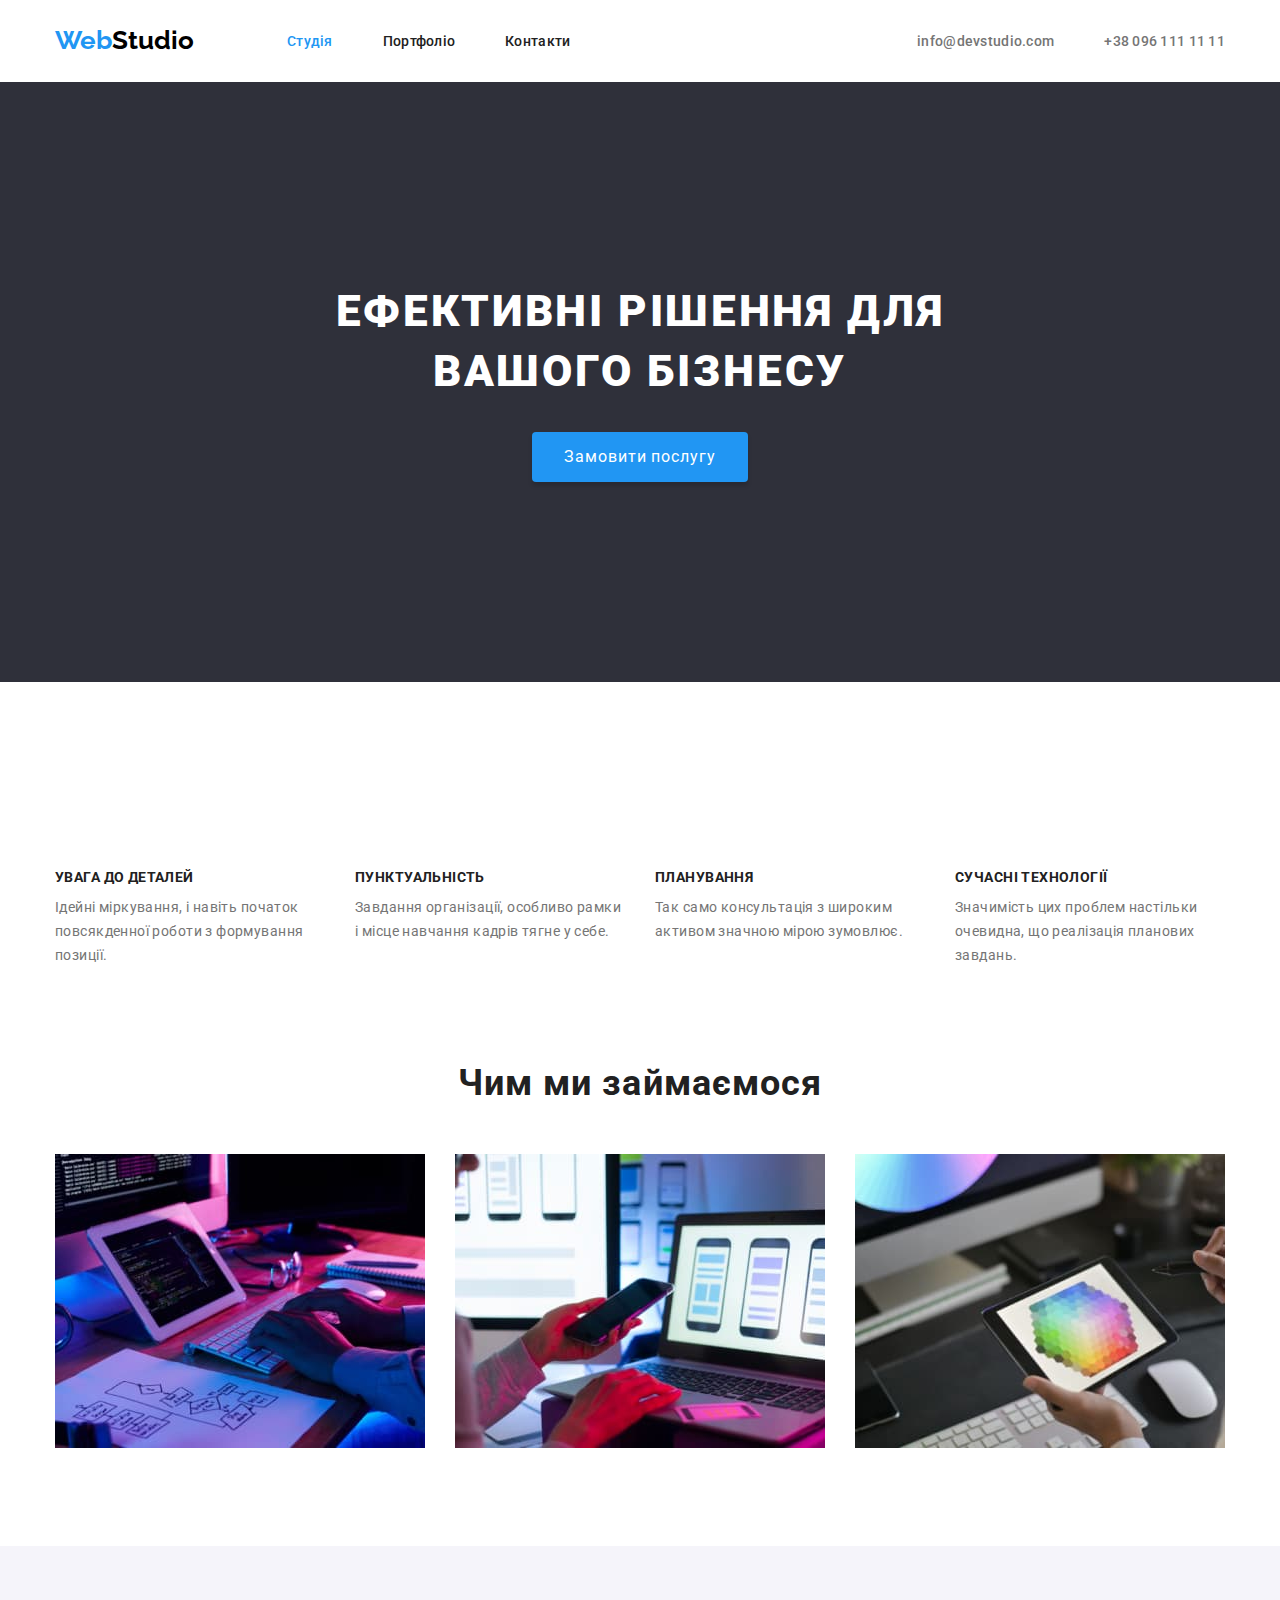
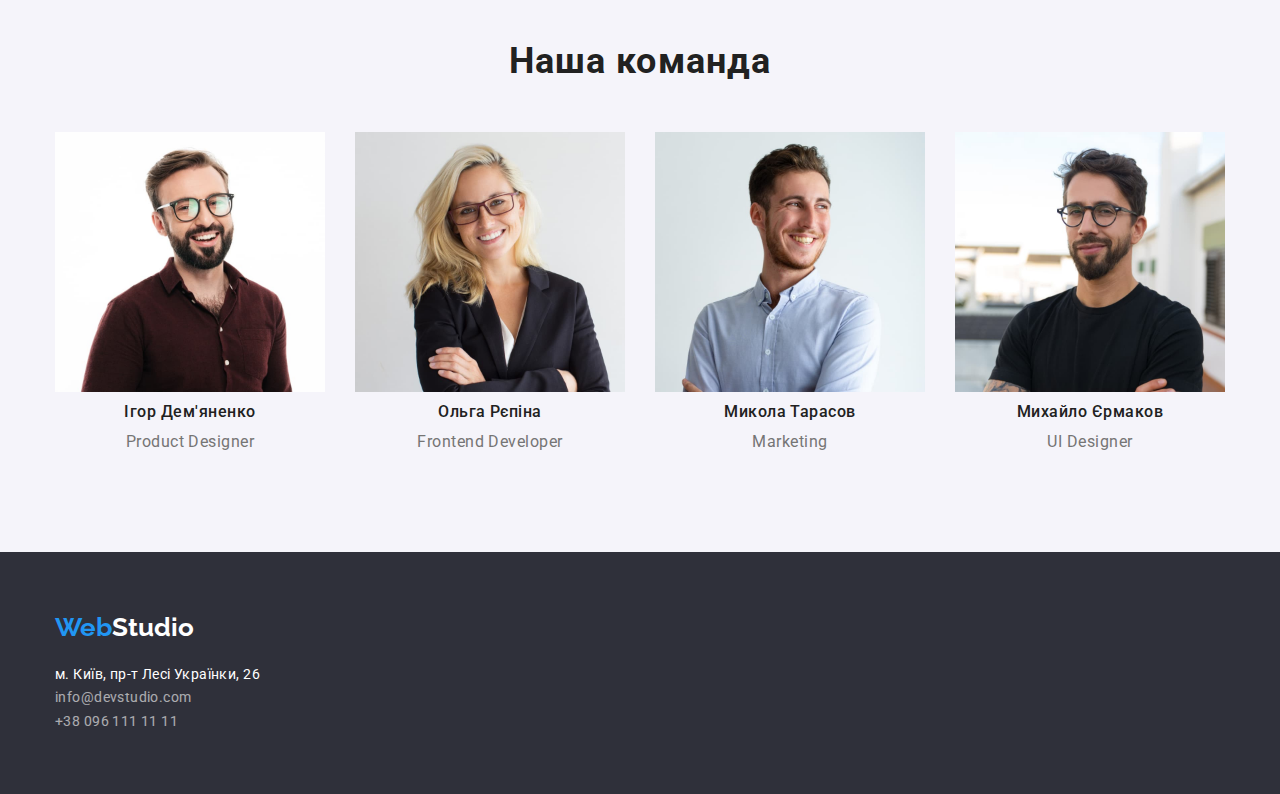
<file: index.html>
<!DOCTYPE html>
<html lang="UK">
  <head>
    <meta charset="UTF-8" />
    <meta name="viewport" content="width=device-width, initial-scale=1.0" />
    <meta http-equiv="X-UA-Compatible" content="IE=Edge" />
    <title>WebStudio</title>
    <link
      href="https://fonts.googleapis.com/css2?family=Raleway:wght@700&family=Roboto:wght@400;500;700;900&display=swap"
      rel="stylesheet"
    />
    <link
      rel="stylesheet"
      href="https://cdnjs.cloudflare.com/ajax/libs/modern-normalize/1.1.0/modern-normalize.min.css"
    />
    <link rel="stylesheet" href="./css/styles.css" />
  </head>
  <body>
    <header class="page-header">
      <div class="container main-nav">
        <nav class="page-nav">
          <a href="./index.html" class="logo-link"
            ><span class="logo-main logo-web">Web</span
            ><span class="logo-main logo-studio">Studio</span></a
          >
          <ul class="site-nav list">
            <li class="item"><a href="./index.html" class="site-nav-link current">Студія</a></li>
            <li class="item"><a href="./portfolio.html" class="site-nav-link">Портфоліо</a></li>
            <li class="item"><a href="" class="site-nav-link">Контакти</a></li>
          </ul>
        </nav>
        <ul class="site-nav-contacts list">
          <li class="item">
            <a href="mailto:info@devstudio.com" class="site-nav-contacts-link"
              >info@devstudio.com</a
            >
          </li>
          <li class="item">
            <a href="tel:+380961111111" class="site-nav-contacts-link">+38 096 111 11 11</a>
          </li>
        </ul>
      </div>
    </header>

    <main>
      <section class="hero">
        <div class="container">
          <h1 class="hero-title">Ефективні рішення для вашого бізнесу</h1>
          <button type="button" class="button-hero">Замовити послугу</button>
        </div>
      </section>
      <section class="about-team">
        <div class="container">
          <!--  <h2>Наша команда</h2> -->
          <ul class="about-team list">
            <li>
              <h3 class="about-team-title">УВАГА ДО ДЕТАЛЕЙ</h3>
              <p class="about-team-text">
                Ідейні міркування, і навіть початок повсякденної роботи з формування позиції.
              </p>
            </li>
            <li>
              <h3 class="about-team-title">ПУНКТУАЛЬНІСТЬ</h3>
              <p class="about-team-text">
                Завдання організації, особливо рамки і місце навчання кадрів тягне у себе.
              </p>
            </li>
            <li>
              <h3 class="about-team-title">ПЛАНУВАННЯ</h3>
              <p class="about-team-text">
                Так само консультація з широким активом значною мірою зумовлює.
              </p>
            </li>
            <li>
              <h3 class="about-team-title">СУЧАСНІ ТЕХНОЛОГІЇ</h3>
              <p class="about-team-text">
                Значимість цих проблем настільки очевидна, що реалізація планових завдань.
              </p>
            </li>
          </ul>
        </div>
      </section>

      <section class="we-do">
        <div class="container">
          <h2 class="we-do-title">Чим ми займаємося</h2>
          <ul class="list">
            <li><img src="./images/img.jpg" width="370" alt="Десктопні програми" /></li>
            <li><img src="./images/img2.jpg" width="370" alt="Мобільні додатки" /></li>
            <li><img src="./images/img3.jpg" width="370" alt="Дизайн" /></li>
          </ul>
        </div>
      </section>
      <section class="our-team">
        <div class="container">
          <h2 class="our-team-title">Наша команда</h2>
          <ul class="list">
            <li>
              <img src="./images/img4.jpg" width="270" alt="Product Designer" />
              <h3 class="our-team-name">Ігор Дем'яненко</h3>
              <p class="our-team-text">Product Designer</p>
            </li>
            <li>
              <img src="./images/img5.jpg" width="270" alt="Frontend Developer" />
              <h3 class="our-team-name">Ольга Рєпіна</h3>
              <p class="our-team-text">Frontend Developer</p>
            </li>
            <li>
              <img src="./images/img6.jpg" width="270" alt="Marketing" />
              <h3 class="our-team-name">Микола Тарасов</h3>
              <p class="our-team-text">Marketing</p>
            </li>
            <li>
              <img src="./images/img7.jpg" width="270" alt="UI Designer" />
              <h3 class="our-team-name">Михайло Єрмаков</h3>
              <p class="our-team-text">UI Designer</p>
            </li>
          </ul>
        </div>
      </section>
    </main>

    <footer class="footer">
      <div class="container">
        <div class="logo">
          <a href="./index.html" class="logo-link"
            ><span class="logo-main logo-web">Web</span
            ><span class="logo-main logo-studio-footer">Studio</span></a
          >
        </div>
        <div>
          <ul class="list">
            <li class="item">
              <a href="https://goo.gl/maps/nW4nHeN1kvydT8Md7" class="address"
                >м. Київ, пр-т Лесі Українки, 26</a
              >
            </li>
            <li class="item">
              <a href="mailto:info@devstudio.com" class="contacts">info@devstudio.com</a>
            </li>
            <li class="item"><a href="tel:+380961111111" class="contacts">+38 096 111 11 11</a></li>
          </ul>
        </div>
      </div>
    </footer>
  </body>
</html>
</file>
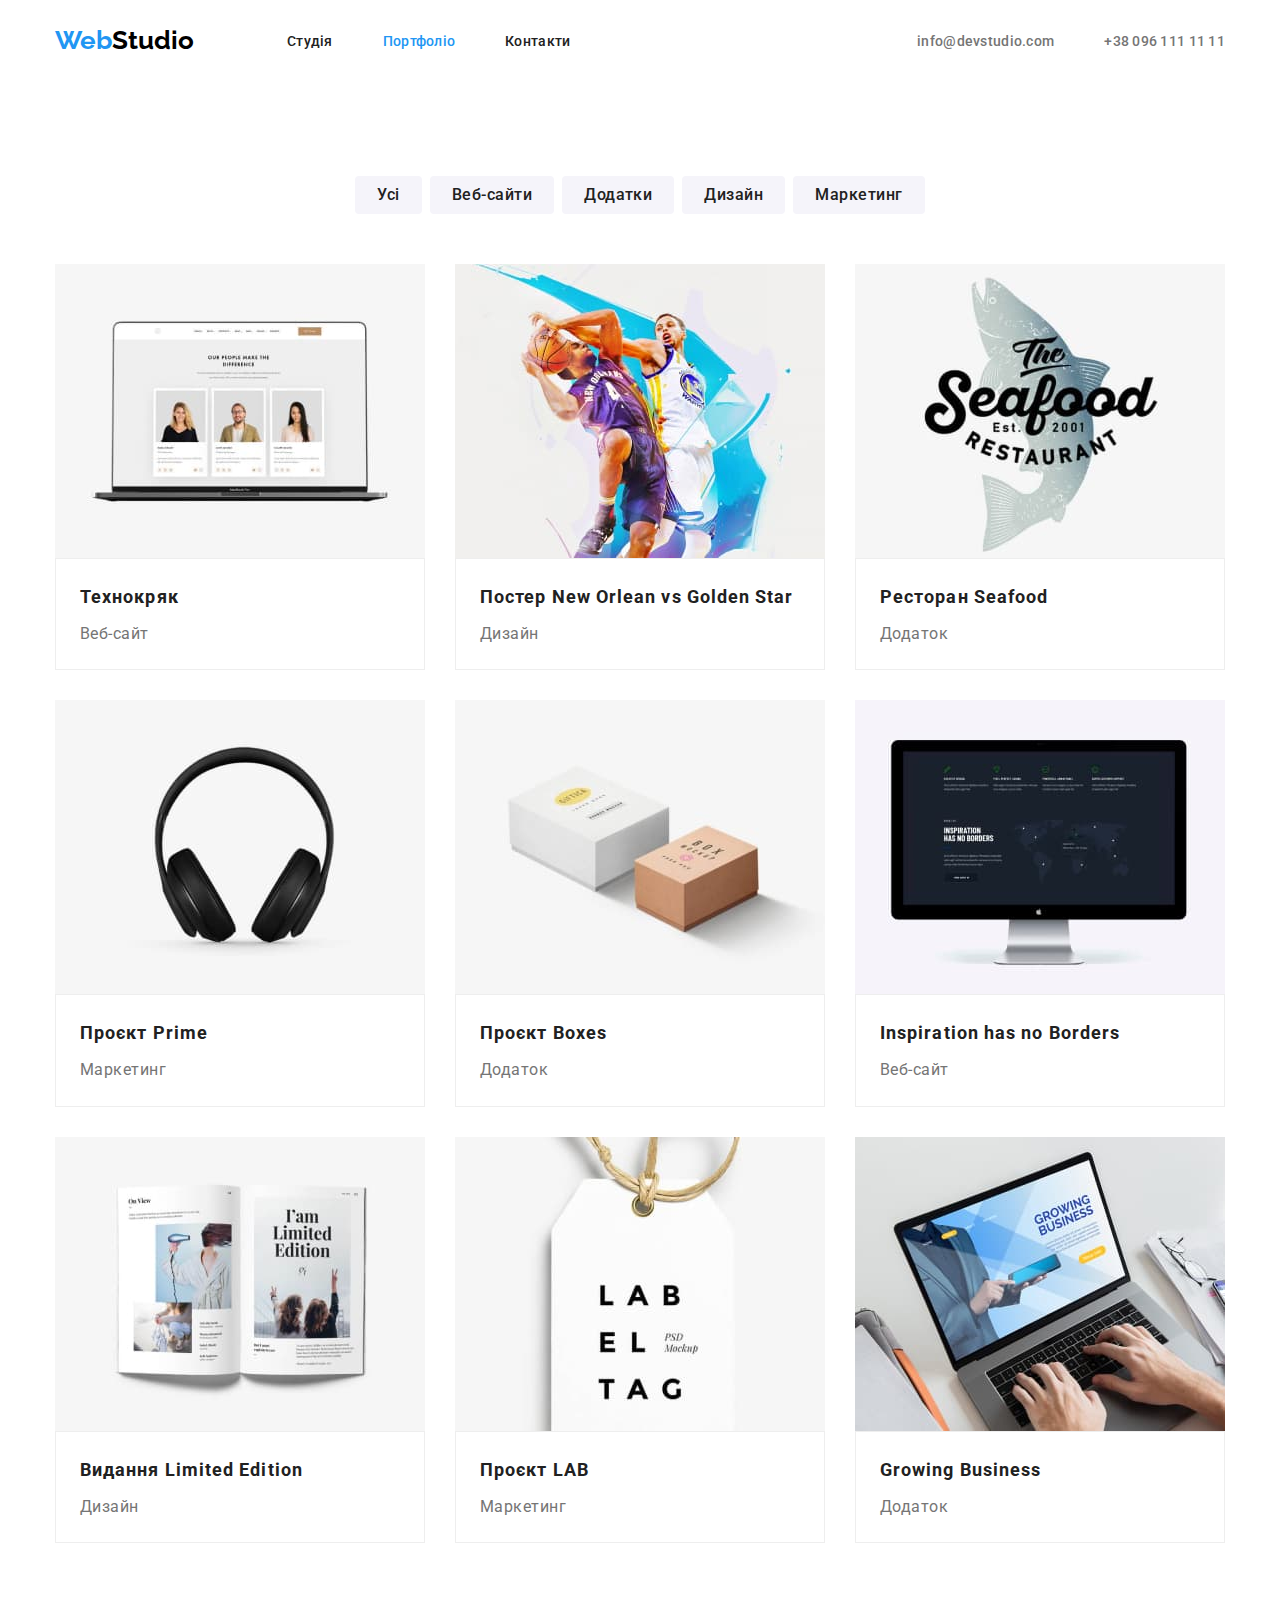
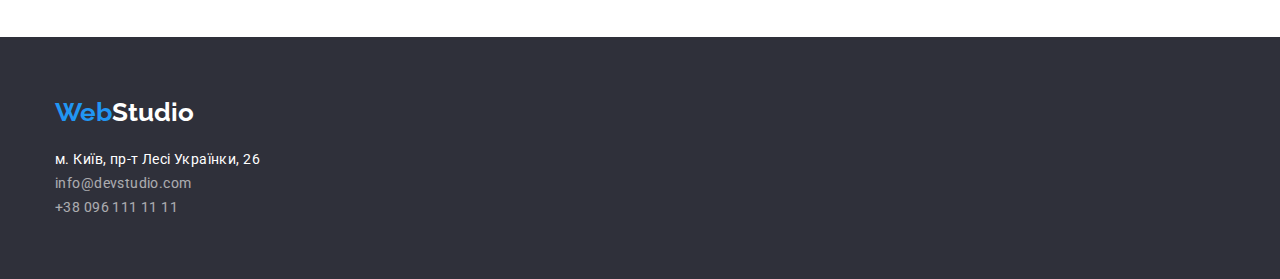
<file: portfolio.html>
<!DOCTYPE html>
<html lang="UK">
  <head>
    <meta charset="UTF-8" />
    <meta name="viewport" content="width=device-width, initial-scale=1.0" />
    <meta http-equiv="X-UA-Compatible" content="IE=Edge" />
    <title>Portfolio</title>
    <link
      href="https://fonts.googleapis.com/css2?family=Raleway:wght@700&family=Roboto:wght@400;500;700;900&display=swap"
      rel="stylesheet"
    />
    <link
      rel="stylesheet"
      href="https://cdnjs.cloudflare.com/ajax/libs/modern-normalize/1.1.0/modern-normalize.min.css"
    />
    <link rel="stylesheet" href="./css/styles.css" />
  </head>
  <body>
    <header class="page-header">
      <div class="container main-nav">
        <nav class="page-nav">
          <a href="./index.html" class="logo-link"
            ><span class="logo-main logo-web">Web</span
            ><span class="logo-main logo-studio">Studio</span></a
          >
          <ul class="site-nav list">
            <li class="item"><a href="./index.html" class="site-nav-link">Студія</a></li>
            <li class="item">
              <a href="./portfolio.html" class="site-nav-link current">Портфоліо</a>
            </li>
            <li class="item"><a href="" class="site-nav-link">Контакти</a></li>
          </ul>
        </nav>
        <ul class="site-nav-contacts list">
          <li class="item">
            <a href="mailto:info@devstudio.com" class="site-nav-contacts-link"
              >info@devstudio.com</a
            >
          </li>
          <li class="item">
            <a href="tel:+380961111111" class="site-nav-contacts-link">+38 096 111 11 11</a>
          </li>
        </ul>
      </div>
    </header>

    <main class="portfolio-page">
      <section class="portfolio">
        <div class="container">
          <!--  <h1>Наши работы</h1> -->
          <ul class="btns list">
            <li class="item"><button type="button" class="btn-portfolio">Усі</button></li>
            <li class="item"><button type="button" class="btn-portfolio">Веб-сайти</button></li>
            <li class="item"><button type="button" class="btn-portfolio">Додатки</button></li>
            <li class="item"><button type="button" class="btn-portfolio">Дизайн</button></li>
            <li class="item"><button type="button" class="btn-portfolio">Маркетинг</button></li>
          </ul>

          <ul class="portfolio-list">
            <li class="portfolio-item">
              <img src="./images/portfolio/prt1.jpg" width="370" alt="Технокряк" />
              <div class="wrapper">
                <h2 class="portfolio-title">Технокряк</h2>
                <p class="portfolio-text">Веб-сайт</p>
              </div>
            </li>
            <li class="portfolio-item">
              <img
                src="./images/portfolio/prt2.jpg"
                width="370"
                alt="Постер New Orlean vs Golden Star"
                class=""
              />
              <div class="wrapper">
                <h2 class="portfolio-title">Постер New Orlean vs Golden Star</h2>
                <p class="portfolio-text">Дизайн</p>
              </div>
            </li>
            <li class="portfolio-item">
              <img src="./images/portfolio/prt3.jpg" width="370" alt="Ресторан Seafood" />
              <div class="wrapper">
                <h2 class="portfolio-title">Ресторан Seafood</h2>
                <p class="portfolio-text">Додаток</p>
              </div>
            </li>
            <li class="portfolio-item">
              <img src="./images/portfolio/prt4.jpg" width="370" alt="Проєкт Prime" />
              <div class="wrapper">
                <h2 class="portfolio-title">Проєкт Prime</h2>
                <p class="portfolio-text">Маркетинг</p>
              </div>
            </li>
            <li class="portfolio-item">
              <img src="./images/portfolio/prt5.jpg" width="370" alt="Проєкт Boxes" />
              <div class="wrapper">
                <h2 class="portfolio-title">Проєкт Boxes</h2>
                <p class="portfolio-text">Додаток</p>
              </div>
            </li>
            <li class="portfolio-item">
              <img src="./images/portfolio/prt6.jpg" width="370" alt="Inspiration has no Borders" />
              <div class="wrapper">
                <h2 class="portfolio-title">Inspiration has no Borders</h2>
                <p class="portfolio-text">Веб-сайт</p>
              </div>
            </li>
            <li class="portfolio-item">
              <img src="./images/portfolio/prt7.jpg" width="370" alt="Видання Limited Edition" />
              <div class="wrapper">
                <h2 class="portfolio-title">Видання Limited Edition</h2>
                <p class="portfolio-text">Дизайн</p>
              </div>
            </li>
            <li class="portfolio-item">
              <img src="./images/portfolio/prt8.jpg" width="370" alt="Проєкт LAB" />
              <div class="wrapper">
                <h2 class="portfolio-title">Проєкт LAB</h2>
                <p class="portfolio-text">Маркетинг</p>
              </div>
            </li>
            <li class="portfolio-item">
              <img src="./images/portfolio/prt9.jpg" width="370" alt="Growing Business" />
              <div class="wrapper">
                <h2 class="portfolio-title">Growing Business</h2>
                <p class="portfolio-text">Додаток</p>
              </div>
            </li>
          </ul>
        </div>
      </section>
    </main>

    <footer class="footer">
      <div class="container">
        <div class="logo">
          <a href="./index.html" class="logo-link"
            ><span class="logo-main logo-web">Web</span
            ><span class="logo-main logo-studio-footer">Studio</span></a
          >
        </div>
        <div>
          <ul class="list">
            <li class="item">
              <a href="https://goo.gl/maps/nW4nHeN1kvydT8Md7" class="address"
                >м. Київ, пр-т Лесі Українки, 26</a
              >
            </li>
            <li class="item">
              <a href="mailto:info@devstudio.com" class="contacts">info@devstudio.com</a>
            </li>
            <li class="item"><a href="tel:+380961111111" class="contacts">+38 096 111 11 11</a></li>
          </ul>
        </div>
      </div>
    </footer>
  </body>
</html>
</file>
<file: css/styles.css>
:root {
  --primary-text-color: #757575;
  --additional-text-color: #fff;
  --title-text-color: #212121;
  --accent-color: #2196f3;
  --bkg-color: #fff;
  --bkg-color-second: #f5f4fa;
  --bkg-color-third: #2f303a;
  --bkg-black: #000;
}

body {
  background-color: var(--bkg-color);
  color: var(--primary-text-color);
  font-family: 'Roboto', sans-serif;
}

.img {
  display: block;
}

h1,
h2,
h3,
h4,
h5,
h6,
p,
ul {
  margin: 0;
  padding: 0;
}

.container {
  margin-left: auto;
  margin-right: auto;
  width: 1200px;
  padding-left: 15px;
  padding-right: 15px;
}

.button {
  font-family: inherit;
}

.page-nav {
  display: flex;
  align-items: center;
}
.logo-link {
  text-decoration: none;
  margin-top: 24px;
  margin-bottom: 25px;
}

.logo-main {
  font-family: 'Raleway', sans-serif;
  font-weight: 700;
  font-size: 26px;
  line-height: 1.19;
}

.logo-web {
  color: var(--accent-color);
}

.logo-studio {
  color: var(--bkg-black);
}

.logo-studio-footer {
  color: var(--additional-text-color);
}
.list {
  list-style: none;
  padding: 0;
  margin: 0;
}

/* Site nav*/

.main-nav {
  display: flex;
  align-items: center;
}

.site-nav {
  display: flex;
  margin-left: 93px;
}

.site-nav .item {
  margin-right: 50px;
}

.site-nav .item:last-child {
  margin-right: 0px;
}

.site-nav-link {
  color: var(--title-text-color);
  font-weight: 500;
  font-size: 14px;
  line-height: 1.14;
  text-decoration: none;
  letter-spacing: 0.02em;
}

.site-nav-contacts {
  display: flex;
  margin-left: auto;
  margin-top: 32px;
  margin-bottom: 32px;
}

.site-nav-contacts .item + .item {
  margin-left: 50px;
}

.site-nav-contacts-link {
  color: var(--primary-text-color);
  font-weight: 500;
  font-size: 14px;
  line-height: 1.14;
  text-decoration: none;
  letter-spacing: 0.02em;
}

.site-nav-link:hover,
.site-nav-link:focus,
.site-nav-contacts-link:hover,
.site-nav-contacts-link:focus {
  color: var(--accent-color);
}

.site-nav-link.current,
.site-nav-contacts .link.current {
  color: var(--accent-color);
}

/* Section */

.section-title {
  color: var(--title-text-color);
}

/* Hero*/

.hero {
  align-items: center;
  background-color: var(--bkg-color-third);
  padding-top: 200px;
  padding-bottom: 200px;
}

.hero-title {
  width: 696px;

  margin-top: 0px;
  margin: 0 auto;
  color: var(--additional-text-color);
  background-color: var(--bkg-color-third);
  font-size: 44px;
  font-weight: 900;
  line-height: 1.36;
  text-transform: uppercase;
  letter-spacing: 0.06em;
  text-align: center;
}

.button-hero {
  margin-top: 30px;
  color: var(--additional-text-color);
  background-color: var(--accent-color);
  box-shadow: 0px 4px 4px rgba(0, 0, 0, 0.15);
  font-size: 16px;
  line-height: 1.9;
  padding: 10px 32px;
  border: 0px;
  border-radius: 4px;
  display: flex;
  letter-spacing: 0.06em;
  cursor: pointer;
  display: block;
  margin-left: auto;
  margin-right: auto;
}

/* About team*/

.about-team {
  padding-top: 94px;
}

.about-team .list {
  display: flex;
  justify-content: space-between;
  list-style: none;
}

.about-team li {
  width: 270px;
}

.about-team-title {
  color: var(--title-text-color);
  font-weight: 700;
  font-size: 14px;
  line-height: 1.14;
  text-transform: uppercase;
  letter-spacing: 0.03em;
  margin-bottom: 10px;
  margin-top: 0px;
}

.about-team-text {
  font-size: 14px;
  line-height: 1.7;
  letter-spacing: 0.03em;
  margin-top: 0px;
  margin-bottom: 0px;
}

/* What we do */

.we-do {
  padding-top: 94px;
  padding-bottom: 94px;
}
.we-do-title {
  color: var(--title-text-color);
  font-weight: 700;
  font-size: 36px;
  line-height: 1.17;
  text-align: center;
  letter-spacing: 0.03em;
  margin-top: 0;
  margin-bottom: 50px;
}

.we-do .list {
  display: flex;
  justify-content: space-between;
  list-style: none;
}

/* Our team*/

.our-team .list {
  display: flex;
  justify-content: space-between;
  list-style: none;
}

.our-team-title {
  margin-top: 0;
  margin-bottom: 50px;
  color: var(--title-text-color);
  font-weight: 700;
  font-size: 36px;
  line-height: 1.17;
  text-align: center;
  letter-spacing: 0.03em;
}
.our-team {
  background-color: var(--bkg-color-second);
  padding-bottom: 94px;
  padding-top: 94px;
}

.our-team-name {
  color: var(--title-text-color);
  font-weight: 500;
  font-size: 16px;
  line-height: 1.9;
  text-align: center;
  letter-spacing: 0.03em;
}

.our-team-text {
  color: var(--primary-text-color);
  font-size: 16px;
  line-height: 1.9;
  text-align: center;
  letter-spacing: 0.03em;
}
/* Footer */

.footer {
  background-color: var(--bkg-color-third);
  padding-top: 60px;
  padding-bottom: 60px;
}

.footer .logo {
  margin-bottom: 20px;
  display: inline-block;
}

.address {
  background-color: var(--bkg-color-third);
  color: var(--additional-text-color);
  font-size: 14px;
  line-height: 1.7;
  text-decoration: none;
  letter-spacing: 0.03em;
}

.contacts {
  background-color: var(--bkg-color-third);
  color: var(--additional-text-color);
  font-size: 14px;
  line-height: 1.7;
  opacity: 0.6;
  text-decoration: none;
  letter-spacing: 0.03em;
}

.address:hover,
.address:focus,
.contacts:hover,
.contacts:focus {
  color: var(--accent-color);
}

/* Portfolio */

.btn-portfolio {
  color: var(--title-text-color);
  background-color: var(--bkg-color-second);
  font-weight: 500;
  font-size: 16px;
  line-height: 1.6;
  text-align: center;
  letter-spacing: 0.03em;
  border-radius: 4px;
  border: 0px;
  padding: 6px 22px;
  cursor: pointer;
}

.btn-portfolio:hover,
.btn-portfolio:focus {
  color: var(--additional-text-color);
  background-color: var(--accent-color);
}

.portfolio {
  padding-top: 94px;
  padding-bottom: 94px;
}

.btns {
  display: flex;
  justify-content: center;
  margin-bottom: 50px;
}
.portfolio-list {
  display: flex;
  flex-wrap: wrap;
  list-style: none;
}

.btns .item + .item {
  margin-left: 8px;
}

.portfolio-item {
  width: 370px;
  margin-right: 30px;
  margin-bottom: 30px;
}

.portfolio-item:nth-child(3n) {
  margin-right: 0;
}

.portfolio-item:nth-last-child(-n + 3) {
  margin-bottom: 0;
}

.portfolio-item .wrapper {
  padding: 20px 24px;
  border: 1px solid #eee;
}

.portfolio-title {
  margin-bottom: 4px;
  margin-top: 0;
  color: var(--title-text-color);
  font-weight: 700;
  font-size: 18px;
  line-height: 2;
  letter-spacing: 0.06em;
}

.portfolio-item img {
  display: block;
  max-width: 100%;
  height: auto;
}
.portfolio-text {
  margin-bottom: 0;
  margin-top: 0;
  color: var(--primary-text-color);
  font-size: 16px;
  line-height: 1.9;
  letter-spacing: 0.03em;
}
</file>
